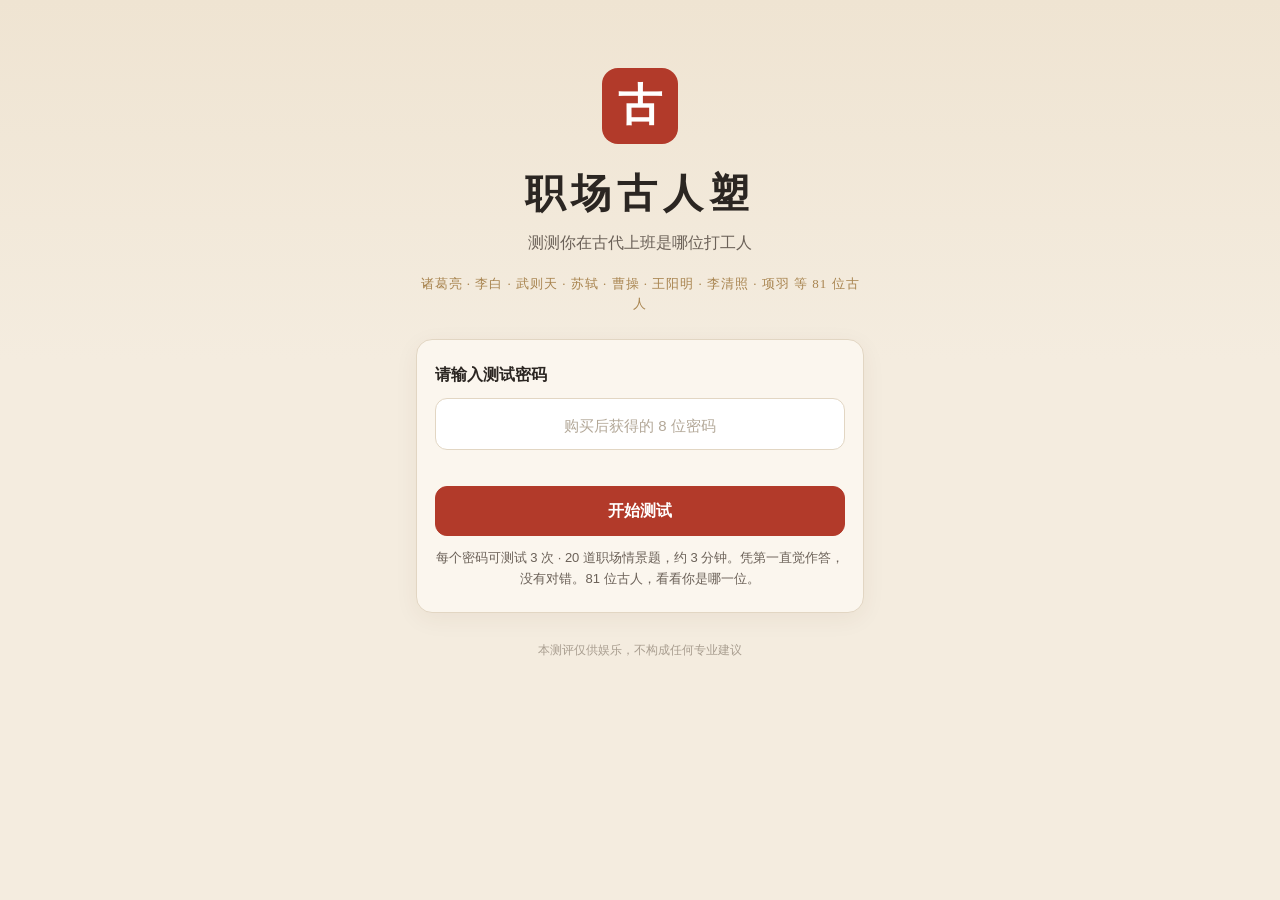
<file: index.html>
<!doctype html>
<html lang="zh-CN">
<head>
<meta charset="utf-8">
<meta name="viewport" content="width=device-width, initial-scale=1, viewport-fit=cover">
<meta name="format-detection" content="telephone=no">
<meta name="theme-color" content="#f4ecdf">
<title>职场古人塑 · 测测你在古代上班是谁</title>
<link rel="icon" href="data:image/svg+xml,%3Csvg xmlns=%22http://www.w3.org/2000/svg%22 viewBox=%220 0 64 64%22%3E%3Crect width=%2264%22 height=%2264%22 rx=%2214%22 fill=%22%23b23a2a%22/%3E%3Ctext x=%2232%22 y=%2246%22 font-size=%2238%22 text-anchor=%22middle%22 fill=%22white%22%3E古%3C/text%3E%3C/svg%3E">
<link rel="stylesheet" href="app.css">
</head>
<body>
<div id="app">
  <!-- 首页：输入密码 -->
  <section id="home" class="screen">
    <div class="home-top">
      <div class="seal big">古</div>
      <h1 class="title" data-meta="title">职场古人塑</h1>
      <p class="subtitle" data-meta="subtitle">测测你在古代上班是哪位打工人</p>
      <div class="cast" data-meta="cast">诸葛亮 · 苏轼 · 魏征 · 陶渊明 · 萧何 · 张良 · 上官婉儿 · 李白</div>
    </div>
    <form id="codeForm" class="card" autocomplete="off">
      <label for="codeInput" class="label">请输入测试密码</label>
      <input id="codeInput" class="input" inputmode="latin" autocapitalize="characters" spellcheck="false" maxlength="20" placeholder="购买后获得的 8 位密码">
      <p id="codeError" class="error" role="alert"></p>
      <button class="btn primary" type="submit" id="startBtn">开始测试</button>
      <p class="hint">每个密码可测试 3 次 · <span data-meta="intro">20 道题，约 3 分钟</span></p>
    </form>
    <p class="foot" data-meta="footer">本测评仅供娱乐</p>
  </section>

  <!-- 答题 -->
  <section id="quiz" class="screen" hidden>
    <div class="quiz-head">
      <button class="link-btn" id="prevBtn" type="button">‹ 上一题</button>
      <span class="progress-text"><b id="qNum">1</b> / <span id="qTotal">20</span></span>
    </div>
    <div class="bar"><i id="qBar"></i></div>
    <h2 id="qText" class="q-text"></h2>
    <div id="qOptions" class="options"></div>
    <button class="btn primary" id="submitBtn" type="button" hidden>提交，查看结果</button>
  </section>

  <!-- 计算中 -->
  <section id="loading" class="screen center" hidden>
    <div class="seal big spin">卷</div>
    <p class="loading-text">正在翻阅史册，寻找与你相似的古人…</p>
  </section>

  <!-- 结果 -->
  <section id="result" class="screen" hidden>
    <div id="poster" class="poster"></div>
    <div class="actions">
      <button class="btn primary" id="saveBtn" type="button">保存结果长图</button>
      <button class="btn" id="copyBtn" type="button">复制结果链接</button>
      <div class="row owner-only">
        <button class="btn" id="againBtn" type="button">再测一次</button>
        <button class="btn gift" id="giftBtn" type="button">好评有礼</button>
      </div>
      <button class="btn visitor-only" id="tryBtn" type="button">我也要测</button>
      <p id="remainHint" class="hint owner-only"></p>
    </div>
  </section>
</div>

<!-- 弹窗 -->
<div id="modal" class="modal" hidden>
  <div class="modal-box">
    <div id="modalBody"></div>
    <button class="btn primary" id="modalClose" type="button">知道了</button>
  </div>
</div>
<div id="imgModal" class="modal" hidden>
  <div class="img-box">
    <p class="img-tip">长按图片，保存到手机相册</p>
    <div class="img-scroll"><img id="imgOut" alt="测试结果长图"></div>
    <div class="row">
      <a class="btn" id="imgDownload" download="职场古人塑-测试结果.png">下载图片</a>
      <button class="btn primary" id="imgClose" type="button">关闭</button>
    </div>
  </div>
</div>
<div id="toast" class="toast" hidden></div>

<script src="vendor/html2canvas.min.js"></script>
<script src="config.js"></script>
<script src="content.js"></script>
<script src="api.js"></script>
<script src="app.js"></script>
</body>
</html>
</file>
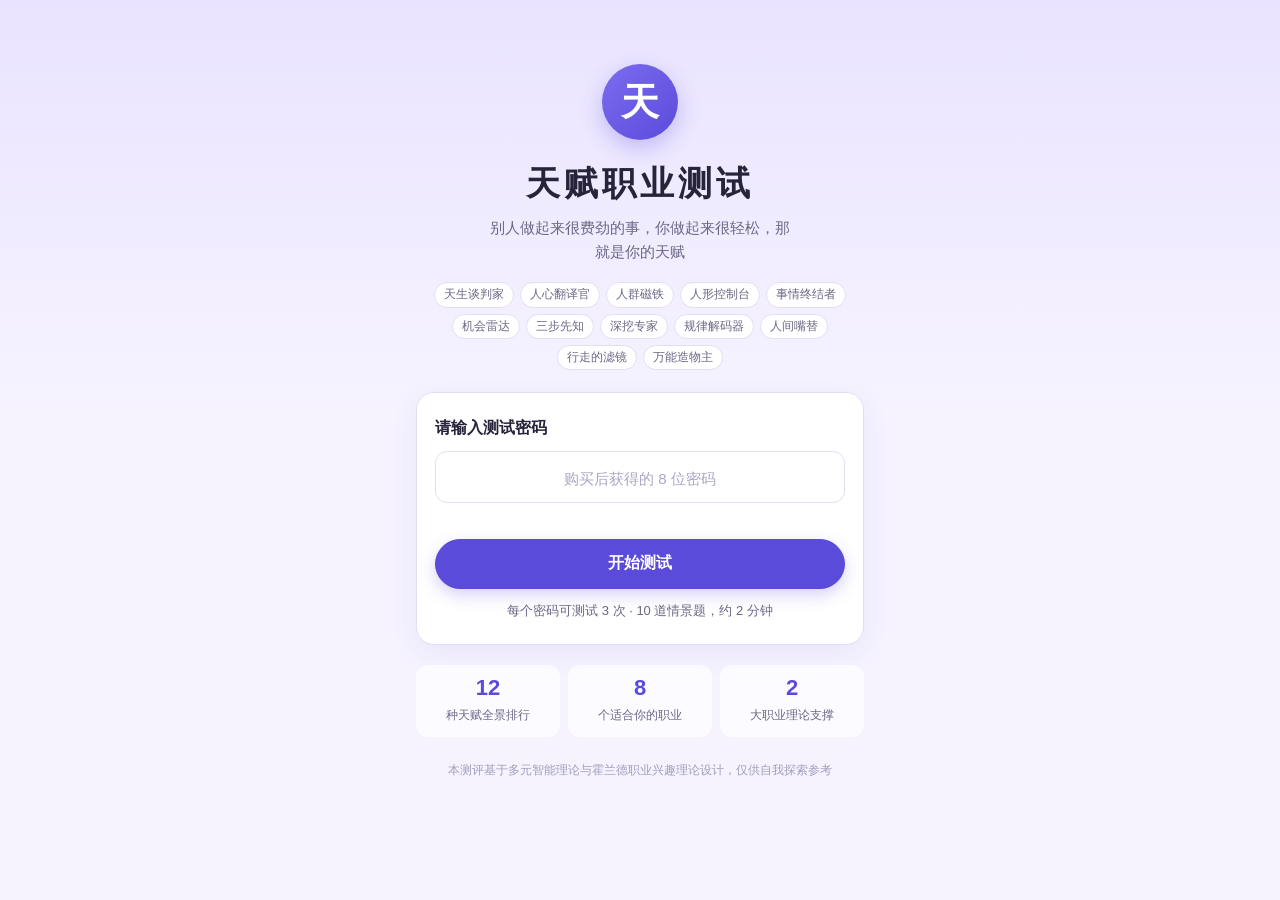
<file: tianfu/index.html>
<!doctype html>
<html lang="zh-CN">
<head>
<meta charset="utf-8">
<meta name="viewport" content="width=device-width, initial-scale=1, viewport-fit=cover">
<meta name="format-detection" content="telephone=no">
<meta name="theme-color" content="#f6f3ff">
<title>天赋职业测试 · 找到你做起来最轻松的事</title>
<link rel="icon" href="data:image/svg+xml,%3Csvg xmlns=%22http://www.w3.org/2000/svg%22 viewBox=%220 0 64 64%22%3E%3Crect width=%2264%22 height=%2264%22 rx=%2232%22 fill=%22%235b4bdb%22/%3E%3Ctext x=%2232%22 y=%2244%22 font-size=%2232%22 text-anchor=%22middle%22 fill=%22white%22%3E天%3C/text%3E%3C/svg%3E">
<link rel="stylesheet" href="app.css">
</head>
<body>
<div id="app">
  <!-- 首页：输入密码 -->
  <section id="home" class="screen">
    <div class="home-top">
      <div class="badge big">天</div>
      <h1 class="title" data-meta="title">天赋职业测试</h1>
      <p class="subtitle" data-meta="subtitle">别人做起来很费劲的事，你做起来很轻松，那就是你的天赋</p>
      <div class="chips" id="talentChips"></div>
    </div>
    <form id="codeForm" class="card" autocomplete="off">
      <label for="codeInput" class="label">请输入测试密码</label>
      <input id="codeInput" class="input" inputmode="latin" autocapitalize="characters" spellcheck="false" maxlength="20" placeholder="购买后获得的 8 位密码">
      <p id="codeError" class="error" role="alert"></p>
      <button class="btn primary" type="submit" id="startBtn">开始测试</button>
      <p class="hint">每个密码可测试 3 次 · <span data-meta="intro">10 道情景题，约 2 分钟</span></p>
    </form>
    <ul class="perks">
      <li><b>12</b><span>种天赋全景排行</span></li>
      <li><b>8</b><span>个适合你的职业</span></li>
      <li><b>2</b><span>大职业理论支撑</span></li>
    </ul>
    <p class="foot" data-meta="footer">本测评仅供自我探索参考</p>
  </section>

  <!-- 答题 -->
  <section id="quiz" class="screen" hidden>
    <div class="quiz-head">
      <button class="link-btn" id="prevBtn" type="button">‹ 上一题</button>
      <span class="progress-text"><b id="qNum">1</b> / <span id="qTotal">10</span></span>
    </div>
    <div class="bar"><i id="qBar"></i></div>
    <p class="cheer" id="qCheer"></p>
    <p class="q-ask">哪一个你做起来最不费劲？</p>
    <h2 id="qText" class="q-text"></h2>
    <div id="qOptions" class="options"></div>
    <button class="btn primary" id="submitBtn" type="button" hidden>解锁我的天赋报告</button>
  </section>

  <!-- 计算中 -->
  <section id="loading" class="screen center" hidden>
    <div class="badge big spin">天</div>
    <p class="loading-text" id="loadingText">正在生成你的天赋报告…</p>
  </section>

  <!-- 结果 -->
  <section id="result" class="screen" hidden>
    <div id="poster" class="poster"></div>
    <div class="actions">
      <button class="btn primary" id="saveBtn" type="button">保存结果长图</button>
      <button class="btn" id="copyBtn" type="button">复制结果链接</button>
      <div class="row owner-only">
        <button class="btn" id="againBtn" type="button">再测一次</button>
        <button class="btn gift" id="giftBtn" type="button">好评有礼</button>
      </div>
      <button class="btn visitor-only" id="tryBtn" type="button">我也要测</button>
      <p id="remainHint" class="hint owner-only"></p>
    </div>
  </section>
</div>

<!-- 弹窗 -->
<div id="modal" class="modal" hidden>
  <div class="modal-box">
    <div id="modalBody"></div>
    <button class="btn primary" id="modalClose" type="button">知道了</button>
  </div>
</div>
<div id="imgModal" class="modal" hidden>
  <div class="img-box">
    <p class="img-tip">长按图片，保存到手机相册</p>
    <div class="img-scroll"><img id="imgOut" alt="测试结果长图"></div>
    <div class="row">
      <a class="btn" id="imgDownload" download="天赋职业测试-结果.png">下载图片</a>
      <button class="btn primary" id="imgClose" type="button">关闭</button>
    </div>
  </div>
</div>
<div id="toast" class="toast" hidden></div>

<script src="../vendor/html2canvas.min.js"></script>
<script src="config.js"></script>
<script src="content.js"></script>
<script src="api.js"></script>
<script src="app.js"></script>
</body>
</html>
</file>
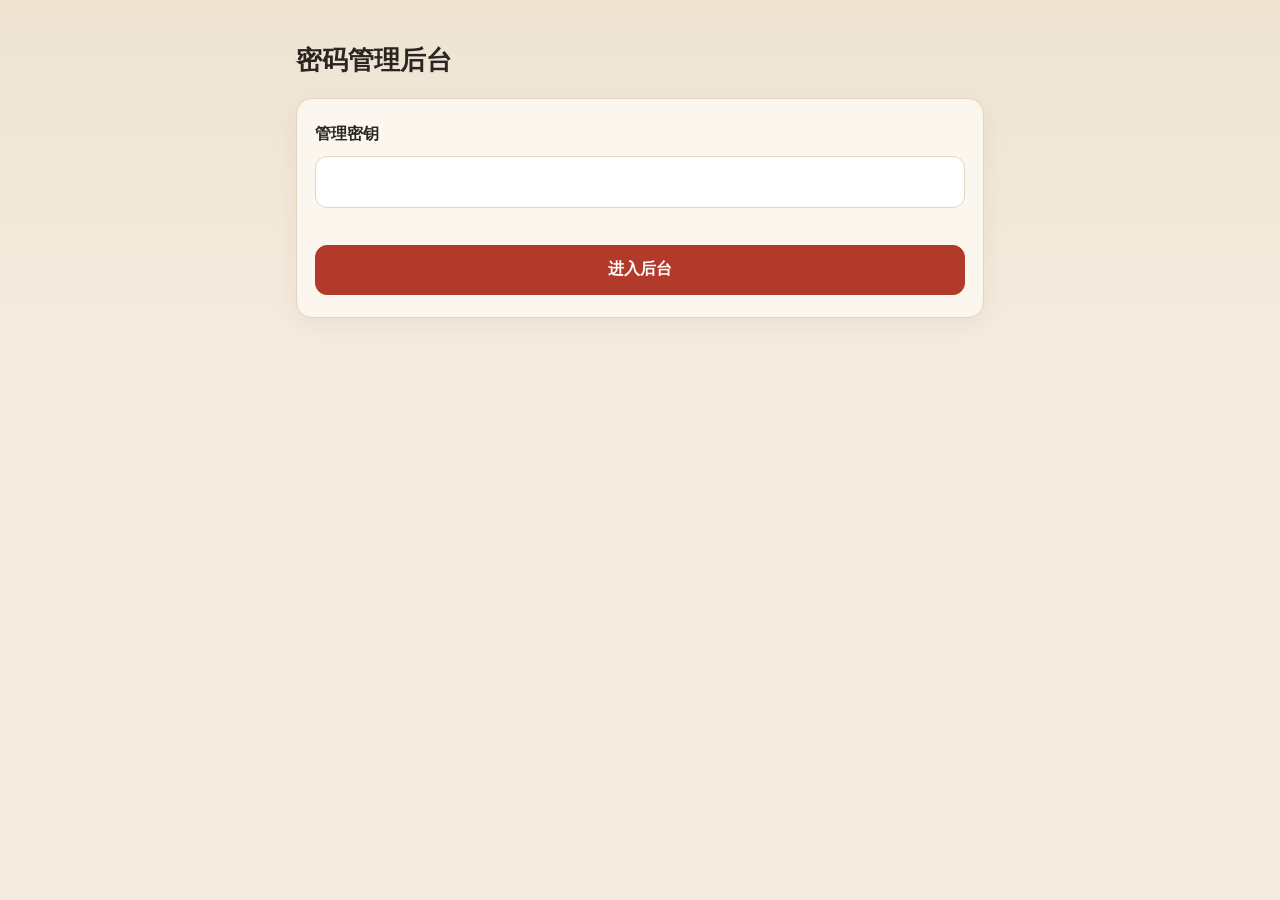
<file: admin.html>
<!doctype html>
<html lang="zh-CN">
<head>
<meta charset="utf-8">
<meta name="viewport" content="width=device-width, initial-scale=1">
<meta name="robots" content="noindex">
<title>密码管理后台</title>
<link rel="stylesheet" href="app.css">
<style>
  #app { max-width: 720px; }
  h1 { font-family: var(--serif); font-size: 26px; margin: 0 0 16px; }
  .card { margin-bottom: 16px; }
  .grid { display: grid; grid-template-columns: 1fr 1fr; gap: 10px; }
  .grid .input { font-size: 16px; letter-spacing: 0; text-transform: none; font-family: var(--sans); }
  textarea { width: 100%; height: 160px; font-family: ui-monospace, Menlo, monospace; font-size: 15px; border: 1px solid var(--line); border-radius: 10px; padding: 10px; background: #fff; }
  table { width: 100%; border-collapse: collapse; font-size: 14px; }
  th, td { text-align: left; padding: 8px 6px; border-bottom: 1px solid var(--line); white-space: nowrap; }
  td code { font-size: 15px; }
  .stats { display: flex; gap: 16px; flex-wrap: wrap; color: var(--ink-2); font-size: 14px; margin-bottom: 10px; }
  .stats b { color: var(--ink); font-size: 18px; }
  .small { min-height: 34px; width: auto; font-size: 13px; padding: 0 10px; }
  .table-wrap { overflow-x: auto; }
</style>
</head>
<body>
<div id="app">
  <h1>密码管理后台</h1>

  <div class="card" id="loginCard">
    <label class="label" for="key">管理密钥</label>
    <input class="input" id="key" type="password" style="font-size:16px;letter-spacing:0;text-transform:none">
    <p class="error" id="err"></p>
    <button class="btn primary" id="loginBtn">进入后台</button>
  </div>

  <div id="panel" hidden>
    <div class="card">
      <label class="label">批量生成密码（每个密码可测 3 次）</label>
      <div class="grid">
        <input class="input" id="count" type="number" min="1" max="1000" value="20" placeholder="数量">
        <input class="input" id="note" placeholder="备注，如：10月抖音订单">
      </div>
      <button class="btn primary" id="genBtn" style="margin-top:12px">生成</button>
      <div id="newBox" hidden style="margin-top:14px">
        <label class="label">新生成的密码（可直接复制发给买家）</label>
        <textarea id="newCodes" readonly></textarea>
        <button class="btn" id="copyNew" style="margin-top:8px">复制全部</button>
      </div>
    </div>

    <div class="card">
      <div class="row" style="justify-content:space-between;align-items:center;margin-bottom:10px">
        <label class="label" style="margin:0">全部密码</label>
        <button class="btn small" id="csvBtn" style="flex:none">导出 Excel(CSV)</button>
      </div>
      <div class="stats" id="stats"></div>
      <input class="input" id="search" placeholder="搜索密码或备注" style="font-size:15px;letter-spacing:0;height:42px;margin-bottom:8px">
      <div class="table-wrap"><table><thead><tr><th>密码</th><th>已用</th><th>剩余</th><th>备注</th><th>生成时间</th><th></th></tr></thead><tbody id="rows"></tbody></table></div>
    </div>
  </div>
</div>
<script src="config.js"></script>
<script src="content.js"></script>
<script src="api.js"></script>
<script>
const $ = id => document.getElementById(id);
let KEY = '';
try { KEY = localStorage.getItem('adminKey') || ''; } catch (e) {}
let all = [], uses = 3;
async function load() {
  const d = await API.admin.list(KEY);
  all = d.codes; uses = d.uses;
  const used = all.filter(c => c.used > 0).length, done = all.filter(c => c.used >= uses).length;
  const tests = all.reduce((s, c) => s + c.used, 0);
  $('stats').innerHTML = `<span>密码总数 <b>${all.length}</b></span><span>已使用 <b>${used}</b></span><span>已用完 <b>${done}</b></span><span>累计测试 <b>${tests}</b> 次</span>`;
  render();
}
function render() {
  const q = $('search').value.trim().toUpperCase();
  const list = all.filter(c => !q || c.code.includes(q) || c.note.toUpperCase().includes(q)).slice(0, 500);
  $('rows').innerHTML = list.map(c => `<tr><td><code>${c.code}</code></td><td>${c.used}</td><td>${uses - c.used}</td><td>${c.note.replace(/</g, '&lt;')}</td><td>${new Date(c.createdAt).toLocaleDateString('zh-CN')}</td><td>${c.used ? `<button class="btn small" data-reset="${c.code}">重置</button>` : ''}</td></tr>`).join('');
}
$('loginBtn').onclick = async () => {
  KEY = $('key').value.trim();
  try { await load(); try { localStorage.setItem('adminKey', KEY); } catch (e) {} $('loginCard').hidden = true; $('panel').hidden = false; }
  catch (e) { $('err').textContent = e.message; }
};
$('genBtn').onclick = async () => {
  try {
    const codes = await API.admin.create(KEY, $('count').value, $('note').value);
    $('newCodes').value = codes.join('\n'); $('newBox').hidden = false; load();
  } catch (e) { alert(e.message); }
};
$('copyNew').onclick = () => { $('newCodes').select(); document.execCommand('copy'); $('copyNew').textContent = '已复制'; setTimeout(() => $('copyNew').textContent = '复制全部', 1500); };
$('csvBtn').onclick = () => {
  const rows = all.map(c => [c.code, c.used, uses - c.used, '"' + c.note.replace(/"/g, '""') + '"', new Date(c.createdAt).toLocaleString('zh-CN')].join(','));
  const blob = new Blob(['\uFEFF密码,已用次数,剩余次数,备注,生成时间\n' + rows.join('\n')], { type: 'text/csv;charset=utf-8' });
  const a = document.createElement('a'); a.href = URL.createObjectURL(blob); a.download = 'passwords.csv'; a.click();
};
$('search').oninput = render;
$('rows').onclick = async e => {
  const code = e.target.dataset.reset;
  if (code && confirm(`把密码 ${code} 的次数重置为 ${uses} 次？`)) {
    try { await API.admin.reset(KEY, code); load(); } catch (err) { alert(err.message); }
  }
};
if (KEY) { $('key').value = KEY; $('loginBtn').click(); }
</script>
</body>
</html>
</file>
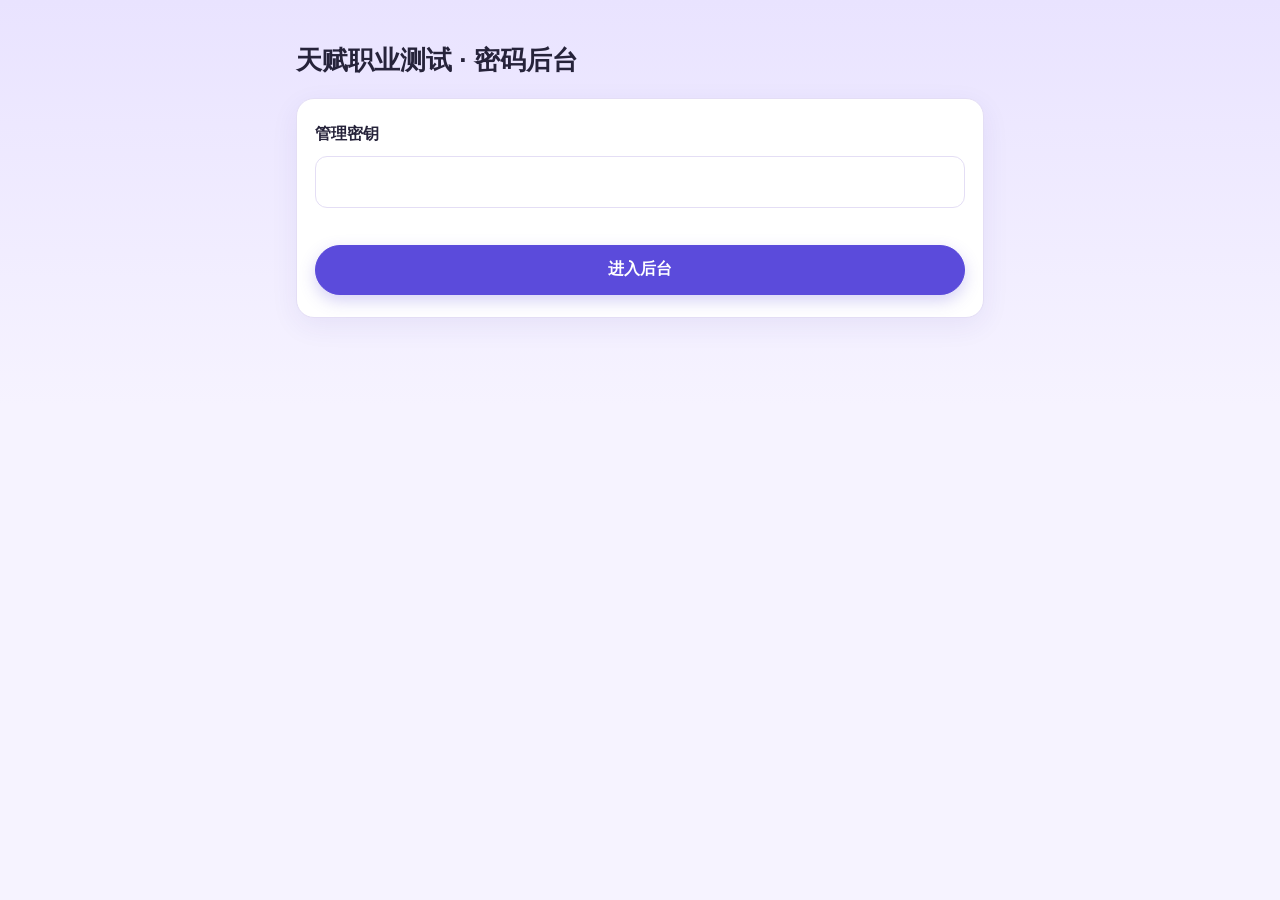
<file: tianfu/admin.html>
<!doctype html>
<html lang="zh-CN">
<head>
<meta charset="utf-8">
<meta name="viewport" content="width=device-width, initial-scale=1">
<meta name="robots" content="noindex">
<title>天赋职业测试 · 密码管理后台</title>
<link rel="stylesheet" href="app.css">
<style>
  #app { max-width: 720px; }
  h1 { font-size: 26px; margin: 0 0 16px; }
  .card { margin-bottom: 16px; }
  .grid { display: grid; grid-template-columns: 1fr 1fr; gap: 10px; }
  .grid .input { font-size: 16px; letter-spacing: 0; text-transform: none; font-family: var(--sans); }
  textarea { width: 100%; height: 160px; font-family: ui-monospace, Menlo, monospace; font-size: 15px; border: 1px solid var(--line); border-radius: 10px; padding: 10px; background: #fff; }
  table { width: 100%; border-collapse: collapse; font-size: 14px; }
  th, td { text-align: left; padding: 8px 6px; border-bottom: 1px solid var(--line); white-space: nowrap; }
  td code { font-size: 15px; }
  .stats { display: flex; gap: 16px; flex-wrap: wrap; color: var(--ink-2); font-size: 14px; margin-bottom: 10px; }
  .stats b { color: var(--ink); font-size: 18px; }
  .small { min-height: 34px; width: auto; font-size: 13px; padding: 0 10px; }
  .table-wrap { overflow-x: auto; }
</style>
</head>
<body>
<div id="app">
  <h1>天赋职业测试 · 密码后台</h1>

  <div class="card" id="loginCard">
    <label class="label" for="key">管理密钥</label>
    <input class="input" id="key" type="password" style="font-size:16px;letter-spacing:0;text-transform:none">
    <p class="error" id="err"></p>
    <button class="btn primary" id="loginBtn">进入后台</button>
  </div>

  <div id="panel" hidden>
    <div class="card">
      <label class="label">批量生成密码（每个密码可测 3 次）</label>
      <div class="grid">
        <input class="input" id="count" type="number" min="1" max="1000" value="20" placeholder="数量">
        <input class="input" id="note" placeholder="备注，如：10月抖音订单">
      </div>
      <button class="btn primary" id="genBtn" style="margin-top:12px">生成</button>
      <div id="newBox" hidden style="margin-top:14px">
        <label class="label">新生成的密码（可直接复制发给买家）</label>
        <textarea id="newCodes" readonly></textarea>
        <button class="btn" id="copyNew" style="margin-top:8px">复制全部</button>
      </div>
    </div>

    <div class="card">
      <div class="row" style="justify-content:space-between;align-items:center;margin-bottom:10px">
        <label class="label" style="margin:0">全部密码</label>
        <button class="btn small" id="csvBtn" style="flex:none">导出 Excel(CSV)</button>
      </div>
      <div class="stats" id="stats"></div>
      <input class="input" id="search" placeholder="搜索密码或备注" style="font-size:15px;letter-spacing:0;height:42px;margin-bottom:8px">
      <div class="table-wrap"><table><thead><tr><th>密码</th><th>已用</th><th>剩余</th><th>备注</th><th>生成时间</th><th></th></tr></thead><tbody id="rows"></tbody></table></div>
    </div>
  </div>
</div>
<script src="config.js"></script>
<script src="content.js"></script>
<script src="api.js"></script>
<script>
const $ = id => document.getElementById(id);
let KEY = '';
try { KEY = localStorage.getItem('adminKey') || ''; } catch (e) {}
let all = [], uses = 3;
async function load() {
  const d = await API.admin.list(KEY);
  all = d.codes; uses = d.uses;
  const used = all.filter(c => c.used > 0).length, done = all.filter(c => c.used >= uses).length;
  const tests = all.reduce((s, c) => s + c.used, 0);
  $('stats').innerHTML = `<span>密码总数 <b>${all.length}</b></span><span>已使用 <b>${used}</b></span><span>已用完 <b>${done}</b></span><span>累计测试 <b>${tests}</b> 次</span>`;
  render();
}
function render() {
  const q = $('search').value.trim().toUpperCase();
  const list = all.filter(c => !q || c.code.includes(q) || c.note.toUpperCase().includes(q)).slice(0, 500);
  $('rows').innerHTML = list.map(c => `<tr><td><code>${c.code}</code></td><td>${c.used}</td><td>${uses - c.used}</td><td>${c.note.replace(/</g, '&lt;')}</td><td>${new Date(c.createdAt).toLocaleDateString('zh-CN')}</td><td>${c.used ? `<button class="btn small" data-reset="${c.code}">重置</button>` : ''}</td></tr>`).join('');
}
$('loginBtn').onclick = async () => {
  KEY = $('key').value.trim();
  try { await load(); try { localStorage.setItem('adminKey', KEY); } catch (e) {} $('loginCard').hidden = true; $('panel').hidden = false; }
  catch (e) { $('err').textContent = e.message; }
};
$('genBtn').onclick = async () => {
  try {
    const codes = await API.admin.create(KEY, $('count').value, $('note').value);
    $('newCodes').value = codes.join('\n'); $('newBox').hidden = false; load();
  } catch (e) { alert(e.message); }
};
$('copyNew').onclick = () => { $('newCodes').select(); document.execCommand('copy'); $('copyNew').textContent = '已复制'; setTimeout(() => $('copyNew').textContent = '复制全部', 1500); };
$('csvBtn').onclick = () => {
  const rows = all.map(c => [c.code, c.used, uses - c.used, '"' + c.note.replace(/"/g, '""') + '"', new Date(c.createdAt).toLocaleString('zh-CN')].join(','));
  const blob = new Blob(['\uFEFF密码,已用次数,剩余次数,备注,生成时间\n' + rows.join('\n')], { type: 'text/csv;charset=utf-8' });
  const a = document.createElement('a'); a.href = URL.createObjectURL(blob); a.download = 'passwords.csv'; a.click();
};
$('search').oninput = render;
$('rows').onclick = async e => {
  const code = e.target.dataset.reset;
  if (code && confirm(`把密码 ${code} 的次数重置为 ${uses} 次？`)) {
    try { await API.admin.reset(KEY, code); load(); } catch (err) { alert(err.message); }
  }
};
if (KEY) { $('key').value = KEY; $('loginBtn').click(); }
</script>
</body>
</html>
</file>
<file: app.css>
:root {
  --paper: #f4ecdf;
  --paper-2: #fbf6ee;
  --ink: #2b2622;
  --ink-2: #6b6158;
  --line: #e2d6c3;
  --red: #b23a2a;
  --gold: #a8844f;
  --serif: "Songti SC", "STSong", "Noto Serif SC", "Source Han Serif SC", "SimSun", serif;
  --sans: -apple-system, BlinkMacSystemFont, "PingFang SC", "Hiragino Sans GB", "Microsoft YaHei", sans-serif;
}
* { box-sizing: border-box; -webkit-tap-highlight-color: transparent; }
html { -webkit-text-size-adjust: 100%; }
body {
  margin: 0; min-height: 100vh; color: var(--ink); font-family: var(--sans); font-size: 16px; line-height: 1.6;
  background: var(--paper) linear-gradient(180deg, #efe4d2 0%, var(--paper) 40%, var(--paper) 100%) fixed;
}
[hidden] { display: none !important; }
#app { max-width: 480px; margin: 0 auto; padding: 24px 16px calc(32px + env(safe-area-inset-bottom)); }
.screen { animation: fade .3s ease; }
.center { min-height: 70vh; display: flex; flex-direction: column; align-items: center; justify-content: center; }
@keyframes fade { from { opacity: 0; transform: translateY(6px); } to { opacity: 1; transform: none; } }

/* 印章 */
.seal {
  display: inline-flex; align-items: center; justify-content: center; color: #fff; font-family: var(--serif); font-weight: 700;
  background: var(--red); border-radius: 10px;
}
.seal.big { width: 76px; height: 76px; font-size: 44px; border-radius: 16px; }
.seal.huge { width: 112px; height: 112px; font-size: 66px; border-radius: 20px; background: var(--c, var(--red)); }
.seal.sm { width: 44px; height: 44px; font-size: 24px; flex: none; }
.spin { animation: breathe 1.4s ease-in-out infinite; }
@keyframes breathe { 50% { transform: scale(.92) rotate(-4deg); opacity: .8; } }

/* 首页 */
.home-top { text-align: center; padding: 28px 0 24px; }
.title { font-family: var(--serif); font-size: 40px; letter-spacing: 6px; margin: 18px 0 4px; }
.subtitle { margin: 0; color: var(--ink-2); font-size: 16px; }
.cast { margin-top: 18px; font-family: var(--serif); color: var(--gold); font-size: 13px; letter-spacing: 1px; }
.card { background: var(--paper-2); border: 1px solid var(--line); border-radius: 16px; padding: 22px 18px; box-shadow: 0 6px 24px rgba(80, 50, 20, .06); }
.label { display: block; font-weight: 600; margin-bottom: 10px; }
.input {
  width: 100%; height: 52px; padding: 0 14px; font-size: 20px; letter-spacing: 3px; text-align: center; text-transform: uppercase;
  border: 1.5px solid var(--line); border-radius: 12px; background: #fff; color: var(--ink); outline: none; font-family: ui-monospace, Menlo, monospace;
}
.input:focus { border-color: var(--red); }
.input::placeholder { font-size: 15px; letter-spacing: 0; font-family: var(--sans); color: #b3a898; }
.error { color: var(--red); min-height: 1.6em; margin: 8px 0 6px; font-size: 14px; }
.hint { text-align: center; color: var(--ink-2); font-size: 13px; margin: 12px 0 0; }
.foot { text-align: center; color: #a89d8f; font-size: 12px; margin-top: 28px; }

/* 按钮 */
.btn {
  display: flex; align-items: center; justify-content: center; width: 100%; min-height: 50px; padding: 0 16px;
  border: 1.5px solid var(--ink); border-radius: 12px; background: transparent; color: var(--ink);
  font-size: 16px; font-weight: 600; font-family: inherit; cursor: pointer; text-decoration: none; transition: transform .1s;
}
.btn:active { transform: scale(.98); }
.btn:disabled { opacity: .6; }
.btn.primary { background: var(--red); border-color: var(--red); color: #fff; }
.btn.gift { border-color: var(--gold); color: #8a6830; background: #fbf1df; }
.row { display: flex; gap: 10px; }
.row .btn { flex: 1; }
.link-btn { border: 0; background: none; color: var(--ink-2); font-size: 15px; padding: 8px 0; cursor: pointer; font-family: inherit; }

/* 答题 */
.quiz-head { display: flex; justify-content: space-between; align-items: center; }
.progress-text { color: var(--ink-2); font-size: 14px; }
.progress-text b { color: var(--red); font-size: 20px; font-family: var(--serif); }
.bar { height: 6px; background: var(--line); border-radius: 3px; overflow: hidden; margin: 8px 0 28px; }
.bar i { display: block; height: 100%; background: var(--red); border-radius: 3px; transition: width .3s; }
.q-text { font-family: var(--serif); font-size: 22px; line-height: 1.5; margin: 0 0 22px; min-height: 66px; }
.options { display: flex; flex-direction: column; gap: 12px; margin-bottom: 20px; }
.opt {
  display: flex; align-items: flex-start; gap: 12px; width: 100%; padding: 15px 14px; text-align: left;
  background: var(--paper-2); border: 1.5px solid var(--line); border-radius: 12px; color: var(--ink);
  font-size: 16px; line-height: 1.5; font-family: inherit; cursor: pointer; transition: border-color .15s, background .15s;
}
.opt-l { flex: none; width: 26px; height: 26px; border-radius: 50%; border: 1.5px solid var(--line); display: flex; align-items: center; justify-content: center; font-size: 13px; color: var(--ink-2); }
.opt.on { border-color: var(--red); background: #fbe9e4; }
.opt.on .opt-l { background: var(--red); border-color: var(--red); color: #fff; }
@media (hover: hover) { .opt:hover { border-color: #c9a99a; } }
.loading-text { color: var(--ink-2); margin-top: 22px; font-family: var(--serif); }

/* 结果海报（会被生成长图） */
.poster {
  --c: var(--red);
  background: var(--paper-2); border: 1px solid var(--line); border-radius: 18px; overflow: hidden; color: var(--ink);
}
.p-head { display: flex; justify-content: space-between; padding: 14px 18px; font-size: 12px; color: var(--ink-2); font-family: var(--serif); border-bottom: 1px dashed var(--line); }
.p-hero { text-align: center; padding: 26px 18px 24px; background: linear-gradient(180deg, #f3e7d4 0%, var(--paper-2) 100%); }
.p-you { font-size: 14px; color: var(--ink-2); margin-bottom: 14px; letter-spacing: 2px; }
.p-name { font-family: var(--serif); font-size: 38px; font-weight: 700; letter-spacing: 6px; margin-top: 14px; line-height: 1.3; }
.p-era { font-size: 13px; color: var(--ink-2); }
.p-title { display: inline-block; margin-top: 12px; padding: 6px 14px; border-radius: 999px; background: var(--c); color: #fff; font-weight: 600; font-size: 15px; }
.p-quote { font-family: var(--serif); font-size: 17px; margin-top: 16px; color: var(--ink); }
.p-tags { display: flex; flex-wrap: wrap; justify-content: center; gap: 8px; margin-top: 14px; }
.p-tags span { font-size: 13px; padding: 2px 10px; border: 1px solid var(--c); color: var(--c); border-radius: 6px; }
.p-rarity { margin-top: 14px; font-size: 13px; color: var(--ink-2); }
.p-rarity b { color: var(--c); font-size: 18px; font-family: var(--serif); }
.p-sec { padding: 18px 18px; border-top: 1px dashed var(--line); font-size: 15px; }
.p-sec p { margin: 0; }
.p-sec h3 { font-family: var(--serif); font-size: 17px; margin: 0 0 10px; padding-left: 10px; border-left: 4px solid var(--c); line-height: 1.2; }
.p-sec ul { margin: 0; padding-left: 20px; }
.p-sec li { margin: 4px 0; }
.p-sec.two { display: grid; grid-template-columns: 1fr; gap: 16px; }
.p-summary { font-family: var(--serif); font-size: 18px; font-weight: 700; color: var(--c); margin-bottom: 10px; }
.story { background: #f3e7d4; border-radius: 10px; padding: 12px 14px; margin-top: 10px; }
.story:first-of-type { margin-top: 0; }
.story-t { font-family: var(--serif); font-weight: 700; color: var(--c); margin-bottom: 4px; }
.story p { font-size: 14px; line-height: 1.75; color: #4a3d30; }
.p-scene { background: #f3e7d4; border-radius: 10px; padding: 12px 14px !important; color: #5a4a38; font-size: 14px; }
.p-jobs { margin-top: 10px !important; font-size: 14px; color: var(--ink-2); }
.rank { display: flex; align-items: center; gap: 10px; margin: 7px 0; font-size: 14px; }
.rank-name { width: 4.5em; flex: none; }
.rank-bar { flex: 1; height: 10px; background: #ede3d3; border-radius: 5px; overflow: hidden; }
.rank-bar i { display: block; height: 100%; border-radius: 5px; opacity: .55; }
.rank.top .rank-bar i { opacity: 1; }
.rank.top { font-weight: 700; }
.rank-pct { width: 2.8em; text-align: right; color: var(--ink-2); flex: none; }
.rel { display: flex; gap: 12px; margin: 10px 0 14px; }
.rel-label { font-size: 12px; color: var(--ink-2); }
.rel-name { font-family: var(--serif); font-weight: 700; font-size: 17px; }
.rel p { font-size: 14px; color: #4a4038; margin-top: 2px !important; }
.p-foot { text-align: center; padding: 16px 18px 20px; font-size: 12px; color: #a89d8f; border-top: 1px dashed var(--line); background: #f3e7d4; }

.actions { display: flex; flex-direction: column; gap: 12px; margin-top: 20px; }

/* 弹窗 */
.modal { position: fixed; inset: 0; background: rgba(30, 20, 10, .6); display: flex; align-items: center; justify-content: center; padding: 20px; z-index: 50; animation: fade .2s; }
.modal-box { width: 100%; max-width: 340px; background: var(--paper-2); border-radius: 18px; padding: 24px 20px 20px; text-align: center; }
.modal-box h3 { font-family: var(--serif); font-size: 22px; margin: 0 0 12px; color: var(--red); }
.modal-box p { margin: 0 0 10px; font-size: 15px; line-height: 1.7; }
.modal-box .btn { margin-top: 12px; }
.red { color: var(--red); font-size: 18px; }
.copy-box { word-break: break-all; background: #fff; border: 1px solid var(--line); border-radius: 8px; padding: 10px; user-select: all; -webkit-user-select: all; }
#imgModal { background: rgba(20, 14, 8, .92); }
.img-box { width: 100%; max-width: 420px; max-height: 92vh; display: flex; flex-direction: column; gap: 10px; }
.img-tip { margin: 0; color: #fff; text-align: center; font-size: 16px; }
.img-scroll { flex: 1; overflow-y: auto; border-radius: 12px; -webkit-overflow-scrolling: touch; }
.img-scroll img { display: block; width: 100%; -webkit-touch-callout: default; }
.img-box .btn { background: rgba(255,255,255,.95); border-color: transparent; }
.img-box .btn.primary { background: var(--red); }
.toast { position: fixed; left: 50%; bottom: calc(40px + env(safe-area-inset-bottom)); transform: translateX(-50%); background: rgba(30, 24, 20, .88); color: #fff; padding: 10px 18px; border-radius: 999px; font-size: 14px; z-index: 60; white-space: nowrap; }

@media (min-width: 520px) {
  #app { padding-top: 40px; }
  .p-sec.two { grid-template-columns: 1fr 1fr; }
}

/* 四维画像 */
.dim { margin: 12px 0 14px; }
.dim-top { display: flex; justify-content: space-between; align-items: baseline; gap: 8px; margin-bottom: 6px; }
.dim-name { font-weight: 700; }
.dim-label { color: var(--c, #8c2f24); font-size: 14px; font-weight: 700; }
.dim-bar { display: flex; height: 22px; border-radius: 11px; overflow: hidden; background: #efe6d6; }
.dim-bar i { font-style: normal; font-size: 12px; line-height: 22px; text-align: center; color: #6b5a44; background: #e6dac4; white-space: nowrap; overflow: hidden; }
.dim-bar i + i { border-left: 2px solid #f7f1e6; }
.dim-bar i.on { background: var(--c, #8c2f24); color: #fff; font-weight: 700; }
</file>
<file: tianfu/app.css>
:root {
  --bg: #f6f3ff;
  --card: #ffffff;
  --ink: #26233a;
  --ink-2: #6b6785;
  --line: #e4def5;
  --main: #5b4bdb;
  --main-soft: #eeebff;
  --gold: #c98a12;
  --sans: -apple-system, BlinkMacSystemFont, "PingFang SC", "Hiragino Sans GB", "Microsoft YaHei", sans-serif;
}
* { box-sizing: border-box; -webkit-tap-highlight-color: transparent; }
html { -webkit-text-size-adjust: 100%; }
body {
  margin: 0; min-height: 100vh; color: var(--ink); font-family: var(--sans); font-size: 16px; line-height: 1.6;
  background: var(--bg) linear-gradient(180deg, #e9e3ff 0%, var(--bg) 45%, var(--bg) 100%) fixed;
}
[hidden] { display: none !important; }
#app { max-width: 480px; margin: 0 auto; padding: 24px 16px calc(32px + env(safe-area-inset-bottom)); }
.screen { animation: fade .3s ease; }
.center { min-height: 70vh; display: flex; flex-direction: column; align-items: center; justify-content: center; }
@keyframes fade { from { opacity: 0; transform: translateY(6px); } to { opacity: 1; transform: none; } }

/* 圆形徽章 */
.badge {
  display: inline-flex; align-items: center; justify-content: center; color: #fff; font-weight: 800;
  background: var(--c, var(--main)); border-radius: 50%;
}
.badge.big { width: 76px; height: 76px; font-size: 38px; background: linear-gradient(135deg, #7b6cf0, #5b4bdb); box-shadow: 0 8px 22px rgba(91, 75, 219, .3); }
.badge.huge { width: 116px; height: 116px; font-size: 58px; box-shadow: 0 0 0 8px rgba(255,255,255,.7), 0 0 0 9px var(--c); }
.badge.sm { width: 40px; height: 40px; font-size: 20px; flex: none; }
.spin { animation: breathe 1.2s ease-in-out infinite; }
@keyframes breathe { 50% { transform: scale(.9); opacity: .8; } }

/* 首页 */
.home-top { text-align: center; padding: 24px 0 22px; }
.title { font-size: 34px; letter-spacing: 4px; margin: 16px 0 6px; font-weight: 800; }
.subtitle { margin: 0 auto; color: var(--ink-2); font-size: 15px; max-width: 20em; }
.chips { display: flex; flex-wrap: wrap; justify-content: center; gap: 6px; margin-top: 18px; }
.chips span { font-size: 12px; padding: 2px 9px; border-radius: 999px; background: #fff; border: 1px solid var(--line); color: var(--ink-2); }
.card { background: var(--card); border: 1px solid var(--line); border-radius: 18px; padding: 22px 18px; box-shadow: 0 8px 28px rgba(60, 40, 160, .07); }
.label { display: block; font-weight: 600; margin-bottom: 10px; }
.input {
  width: 100%; height: 52px; padding: 0 14px; font-size: 20px; letter-spacing: 3px; text-align: center; text-transform: uppercase;
  border: 1.5px solid var(--line); border-radius: 12px; background: #fff; color: var(--ink); outline: none; font-family: ui-monospace, Menlo, monospace;
}
.input:focus { border-color: var(--main); }
.input::placeholder { font-size: 15px; letter-spacing: 0; font-family: var(--sans); color: #aba6c4; }
.error { color: #d33a4a; min-height: 1.6em; margin: 8px 0 6px; font-size: 14px; }
.hint { text-align: center; color: var(--ink-2); font-size: 13px; margin: 12px 0 0; }
.perks { list-style: none; padding: 0; margin: 20px 0 0; display: grid; grid-template-columns: repeat(3, 1fr); gap: 8px; text-align: center; }
.perks li { background: rgba(255,255,255,.7); border-radius: 12px; padding: 10px 4px; }
.perks b { display: block; font-size: 22px; color: var(--main); line-height: 1.2; }
.perks span { font-size: 12px; color: var(--ink-2); }
.foot { text-align: center; color: #a29dbb; font-size: 12px; margin-top: 24px; }

/* 按钮 */
.btn {
  display: flex; align-items: center; justify-content: center; width: 100%; min-height: 50px; padding: 0 16px;
  border: 1.5px solid var(--ink); border-radius: 999px; background: transparent; color: var(--ink);
  font-size: 16px; font-weight: 600; font-family: inherit; cursor: pointer; text-decoration: none; transition: transform .1s;
}
.btn:active { transform: scale(.98); }
.btn:disabled { opacity: .6; }
.btn.primary { background: var(--main); border-color: var(--main); color: #fff; box-shadow: 0 6px 16px rgba(91, 75, 219, .25); }
.btn.gift { border-color: var(--gold); color: #9a6a0c; background: #fff6e2; }
.row { display: flex; gap: 10px; }
.row .btn { flex: 1; }
.link-btn { border: 0; background: none; color: var(--ink-2); font-size: 15px; padding: 8px 0; cursor: pointer; font-family: inherit; }

/* 答题 */
.quiz-head { display: flex; justify-content: space-between; align-items: center; }
.progress-text { color: var(--ink-2); font-size: 14px; }
.progress-text b { color: var(--main); font-size: 20px; }
.bar { height: 8px; background: var(--line); border-radius: 4px; overflow: hidden; margin: 8px 0 10px; }
.bar i { display: block; height: 100%; background: linear-gradient(90deg, #8f80ff, var(--main)); border-radius: 4px; transition: width .35s; }
.cheer { min-height: 1.6em; margin: 0 0 18px; font-size: 14px; color: var(--main); font-weight: 600; text-align: center; }
.cheer.pop { animation: pop .4s ease; }
@keyframes pop { 0% { opacity: 0; transform: translateY(4px) scale(.96); } 100% { opacity: 1; transform: none; } }
.q-ask { margin: 0 0 4px; font-size: 13px; color: var(--ink-2); }
.q-text { font-size: 21px; line-height: 1.5; margin: 0 0 20px; min-height: 64px; font-weight: 700; }
.options { display: flex; flex-direction: column; gap: 12px; margin-bottom: 20px; }
.opt {
  display: flex; align-items: flex-start; gap: 12px; width: 100%; padding: 15px 14px; text-align: left;
  background: var(--card); border: 1.5px solid var(--line); border-radius: 14px; color: var(--ink);
  font-size: 16px; line-height: 1.5; font-family: inherit; cursor: pointer; transition: border-color .15s, background .15s;
}
.opt-l { flex: none; width: 26px; height: 26px; border-radius: 50%; border: 1.5px solid var(--line); display: flex; align-items: center; justify-content: center; font-size: 13px; color: var(--ink-2); }
.opt.on { border-color: var(--main); background: var(--main-soft); }
.opt.on .opt-l { background: var(--main); border-color: var(--main); color: #fff; }
@media (hover: hover) { .opt:hover { border-color: #b9aef5; } }
.loading-text { color: var(--ink-2); margin-top: 22px; }

/* 结果海报（会被生成长图） */
.poster {
  --c: var(--main);
  background: var(--card); border: 1px solid var(--line); border-radius: 20px; overflow: hidden; color: var(--ink);
}
.p-head { display: flex; justify-content: space-between; padding: 14px 18px; font-size: 12px; color: var(--ink-2); border-bottom: 1px solid var(--line); }
.p-hero { text-align: center; padding: 26px 18px 24px; background: linear-gradient(180deg, var(--c-soft, #f1edff) 0%, #fff 100%); }
.p-you { font-size: 14px; color: var(--ink-2); margin-bottom: 16px; letter-spacing: 2px; }
.p-name { font-size: 36px; font-weight: 800; letter-spacing: 4px; margin-top: 18px; line-height: 1.3; color: var(--c); }
.p-title { display: inline-block; margin-top: 8px; padding: 5px 16px; border-radius: 999px; background: var(--c); color: #fff; font-weight: 700; font-size: 16px; }
.p-quote { font-size: 17px; margin-top: 16px; font-weight: 600; }
.p-combo { margin-top: 14px; font-size: 14px; color: var(--ink-2); }
.p-combo b { color: var(--ink); }
.p-rarity { margin-top: 10px; font-size: 13px; color: var(--ink-2); }
.p-rarity b { color: var(--c); font-size: 17px; }
.p-sec { padding: 18px 18px; border-top: 1px solid var(--line); font-size: 15px; }
.p-sec p { margin: 0; }
.p-sec p + p { margin-top: 8px; }
.p-sec h3 { font-size: 17px; margin: 0 0 12px; padding-left: 10px; border-left: 4px solid var(--c); line-height: 1.2; }
.p-sec ul { margin: 0; padding-left: 20px; }
.p-sec li { margin: 5px 0; }
.checks { list-style: none; padding: 0 !important; }
.checks li { position: relative; padding-left: 26px; }
.checks li::before { content: "✓"; position: absolute; left: 0; top: 1px; width: 18px; height: 18px; border-radius: 50%; background: var(--c); color: #fff; font-size: 12px; line-height: 18px; text-align: center; font-weight: 700; }
.sub { display: flex; gap: 12px; align-items: flex-start; }
.sub-name { font-weight: 800; font-size: 17px; }
.sub-name span { font-weight: 600; font-size: 13px; color: var(--ink-2); margin-left: 6px; }
.sub p { font-size: 14px; color: #4a4663; margin-top: 4px !important; }
.rank { display: flex; align-items: center; gap: 8px; margin: 7px 0; font-size: 14px; }
.rank-name { width: 4.6em; flex: none; }
.rank-bar { flex: 1; height: 10px; background: #f0edf8; border-radius: 5px; overflow: hidden; }
.rank-bar i { display: block; height: 100%; border-radius: 5px; opacity: .45; }
.rank.hi .rank-bar i { opacity: 1; }
.rank.hi .rank-name { font-weight: 700; }
.rank-tag { width: 3.4em; flex: none; font-size: 12px; text-align: right; color: var(--ink-2); }
.rank.hi .rank-tag { color: var(--c); font-weight: 700; }
.legend { font-size: 12px; color: var(--ink-2); margin-top: 8px !important; }
.theory { background: #f7f5ff; border-radius: 12px; padding: 12px 14px; margin-top: 10px; }
.theory:first-of-type { margin-top: 0; }
.theory-t { font-weight: 700; margin-bottom: 4px; }
.theory-t b { color: var(--c); }
.theory p { font-size: 13px; color: #5b5775; line-height: 1.7; }
.hcode { display: flex; gap: 8px; margin: 8px 0 6px; }
.hcode div { flex: 1; text-align: center; background: #fff; border: 1px solid var(--line); border-radius: 10px; padding: 6px 2px; }
.hcode b { display: block; font-size: 22px; color: var(--c); line-height: 1.2; }
.hcode span { font-size: 12px; color: var(--ink-2); }
.jobs { display: grid; grid-template-columns: 1fr 1fr; gap: 8px; }
.job { background: #f7f5ff; border-radius: 10px; padding: 9px 10px; }
.job-n { font-weight: 700; font-size: 14px; }
.job p { font-size: 12px; color: var(--ink-2); line-height: 1.5; margin-top: 2px !important; }
.also { margin-top: 10px !important; font-size: 14px; color: var(--ink-2); }
.care { margin-top: 12px !important; background: #fff6e2; border-radius: 10px; padding: 10px 12px; font-size: 14px; color: #6e5520; }
.p-end { text-align: center; padding: 22px 18px; font-size: 17px; font-weight: 700; color: var(--c); border-top: 1px solid var(--line); background: var(--c-soft, #f1edff); }
.p-foot { text-align: center; padding: 14px 18px 18px; font-size: 12px; color: #a29dbb; }

.actions { display: flex; flex-direction: column; gap: 12px; margin-top: 20px; }

/* 弹窗 */
.modal { position: fixed; inset: 0; background: rgba(20, 16, 40, .6); display: flex; align-items: center; justify-content: center; padding: 20px; z-index: 50; animation: fade .2s; }
.modal-box { width: 100%; max-width: 340px; background: #fff; border-radius: 20px; padding: 24px 20px 20px; text-align: center; }
.modal-box h3 { font-size: 22px; margin: 0 0 12px; color: var(--main); }
.modal-box p { margin: 0 0 10px; font-size: 15px; line-height: 1.7; }
.modal-box .btn { margin-top: 12px; }
.red { color: #d33a4a; font-size: 18px; }
.copy-box { word-break: break-all; background: #f7f5ff; border: 1px solid var(--line); border-radius: 8px; padding: 10px; user-select: all; -webkit-user-select: all; }
#imgModal { background: rgba(14, 10, 30, .92); }
.img-box { width: 100%; max-width: 420px; max-height: 92vh; display: flex; flex-direction: column; gap: 10px; }
.img-tip { margin: 0; color: #fff; text-align: center; font-size: 16px; }
.img-scroll { flex: 1; overflow-y: auto; border-radius: 12px; -webkit-overflow-scrolling: touch; }
.img-scroll img { display: block; width: 100%; -webkit-touch-callout: default; }
.img-box .btn { background: rgba(255,255,255,.95); border-color: transparent; }
.img-box .btn.primary { background: var(--main); color: #fff; }
.toast { position: fixed; left: 50%; bottom: calc(40px + env(safe-area-inset-bottom)); transform: translateX(-50%); background: rgba(30, 26, 50, .88); color: #fff; padding: 10px 18px; border-radius: 999px; font-size: 14px; z-index: 60; white-space: nowrap; }

@media (min-width: 520px) {
  #app { padding-top: 40px; }
}
</file>
